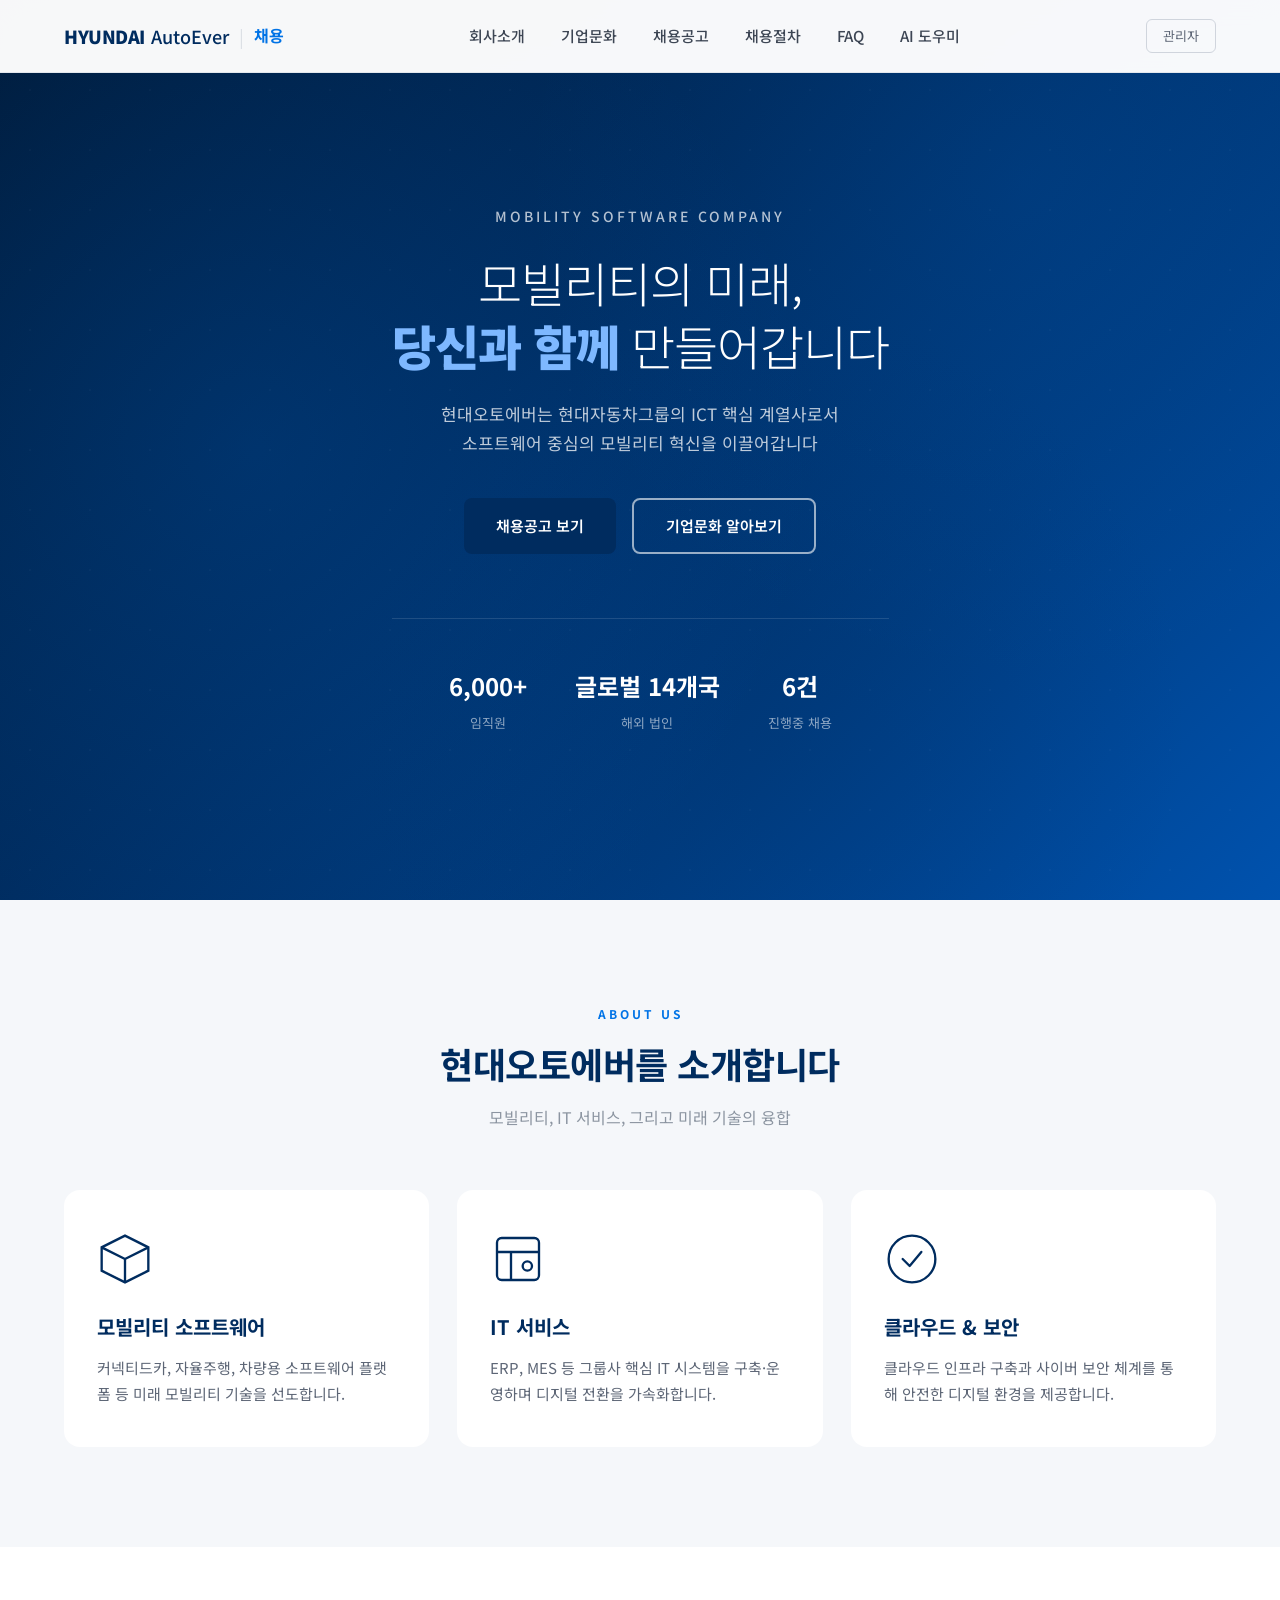
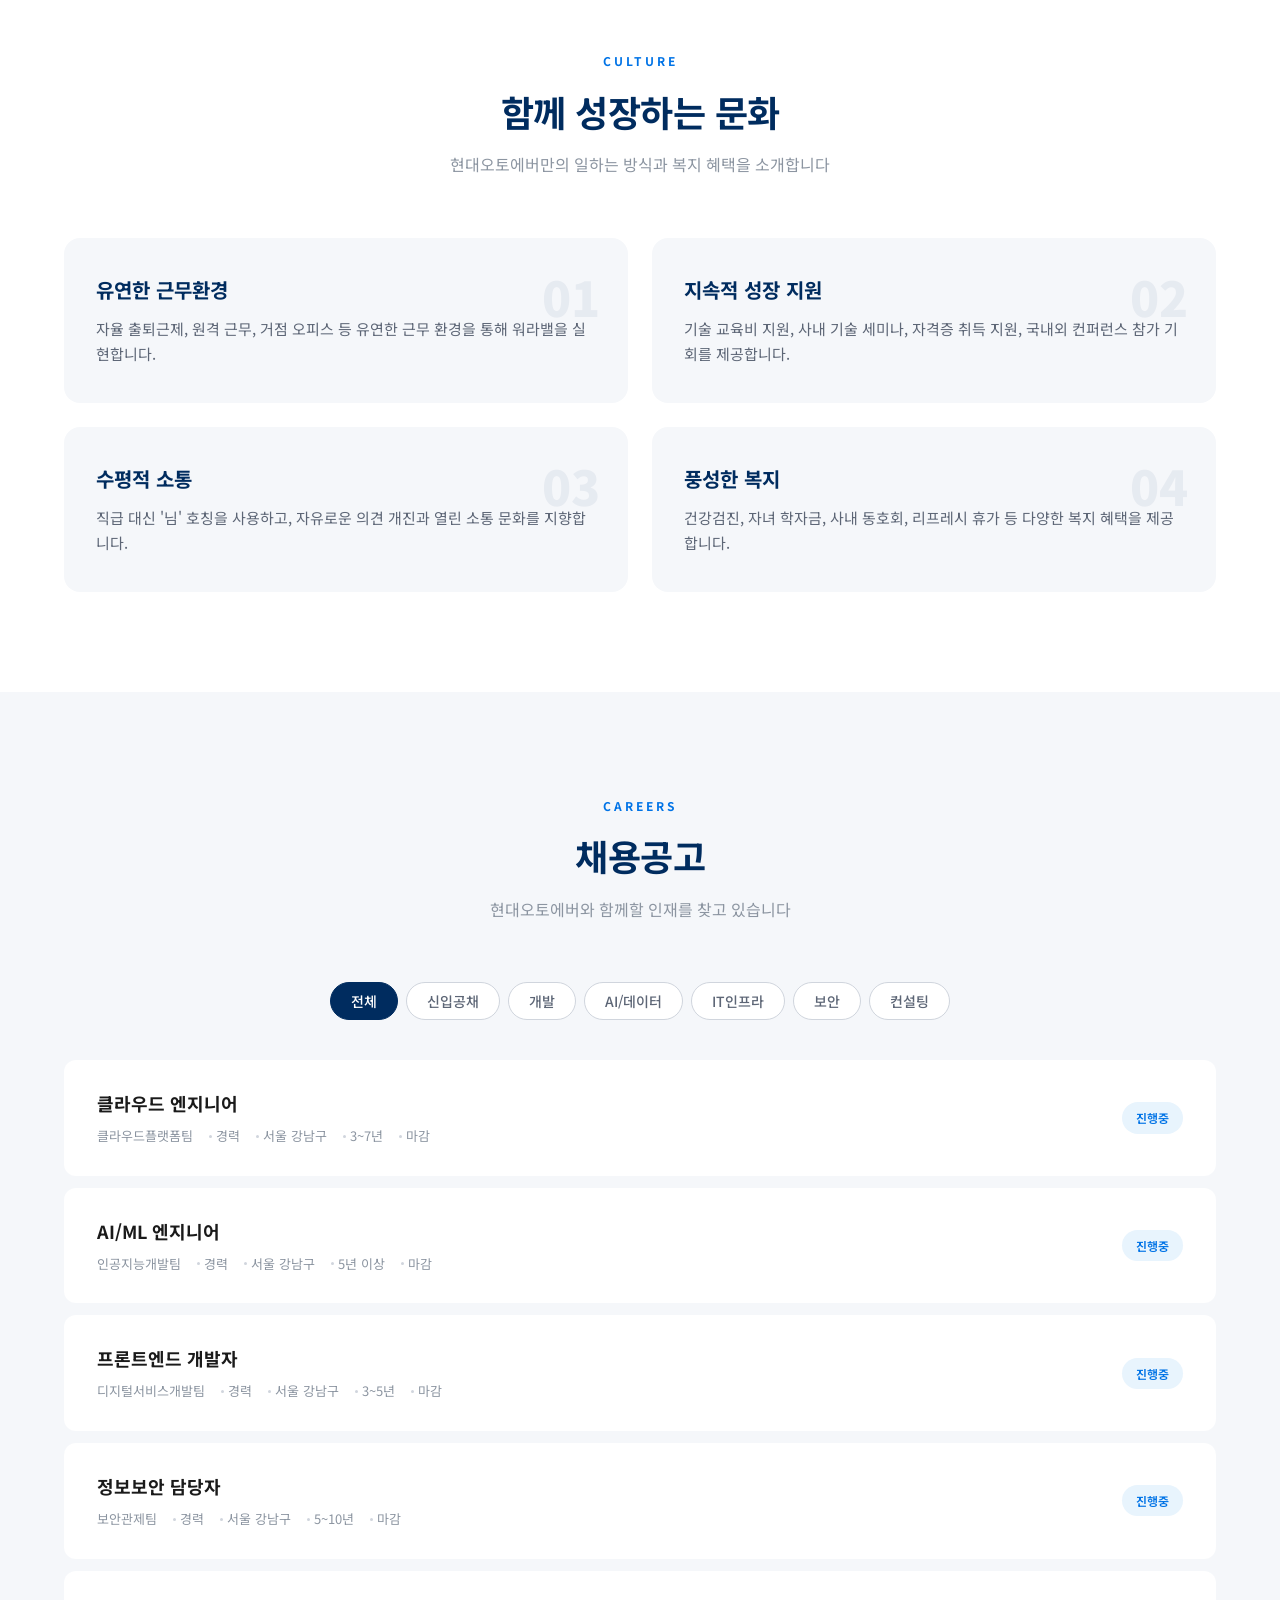
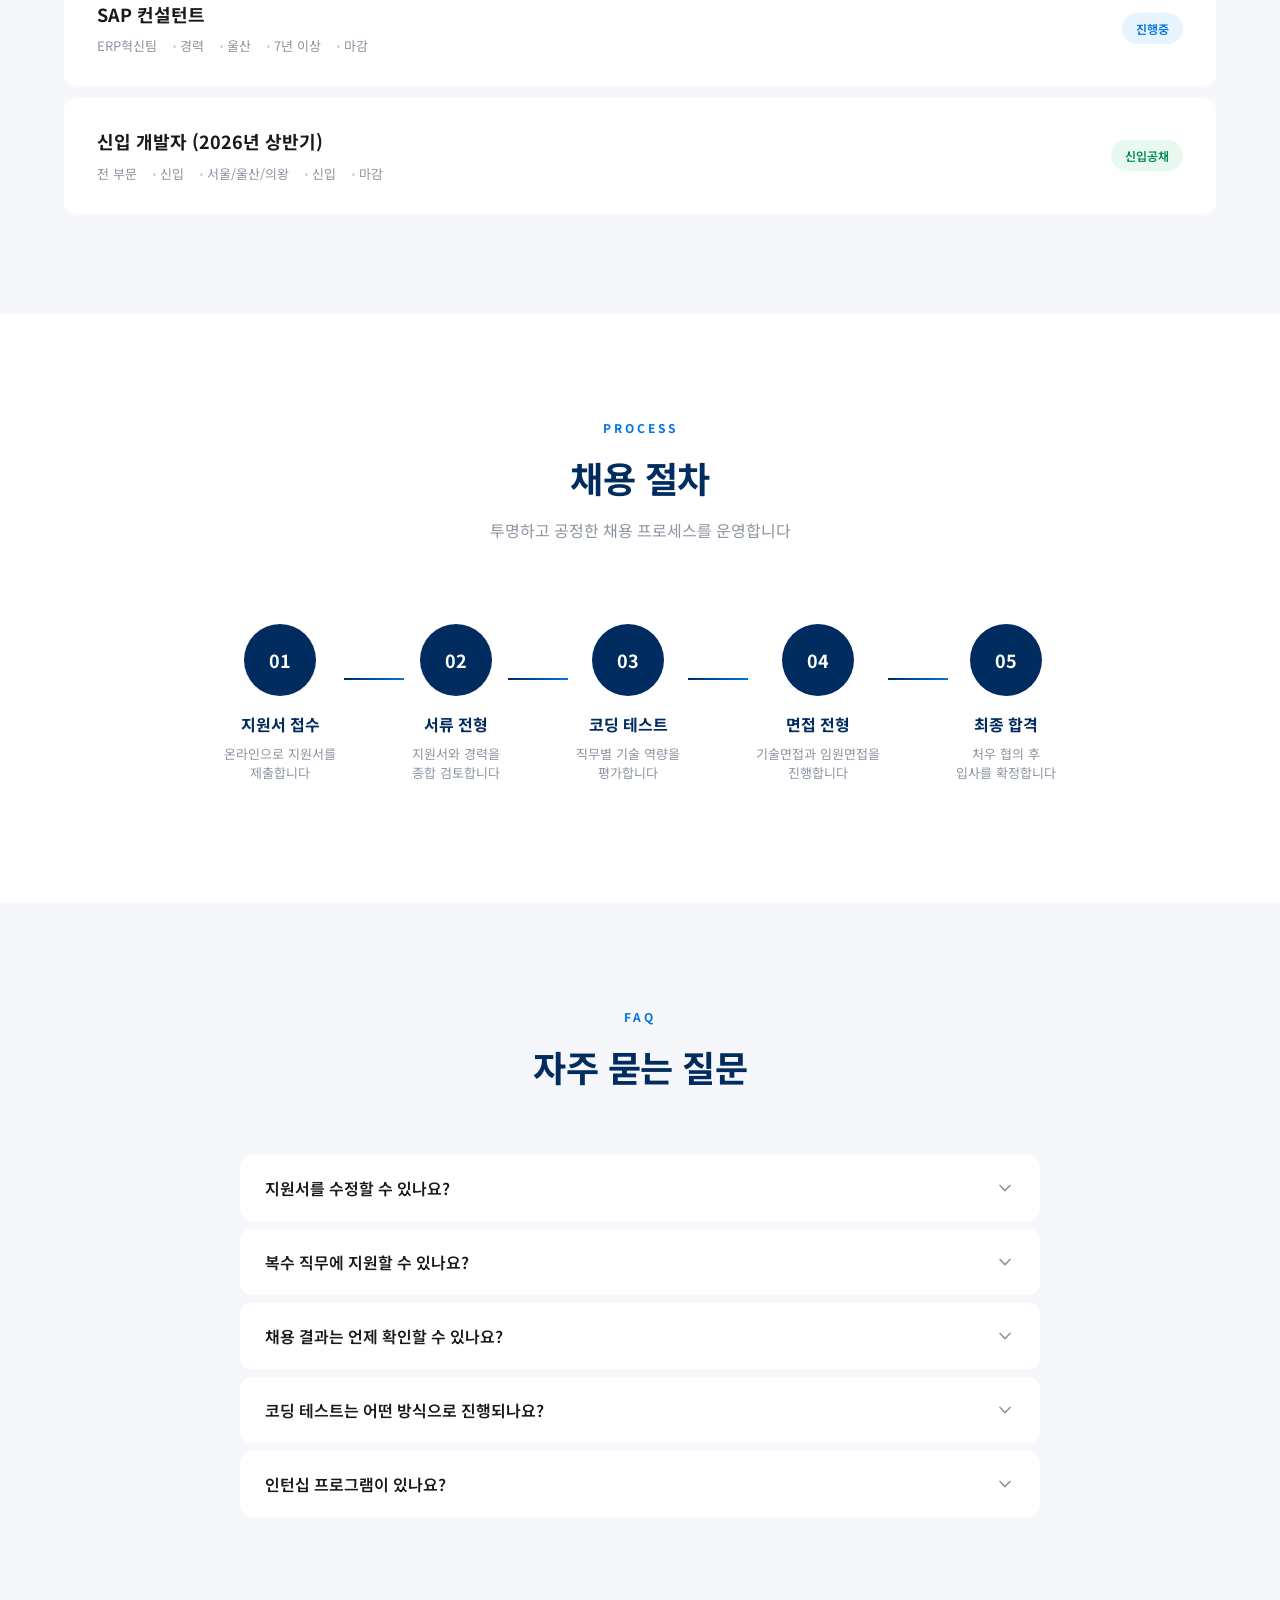
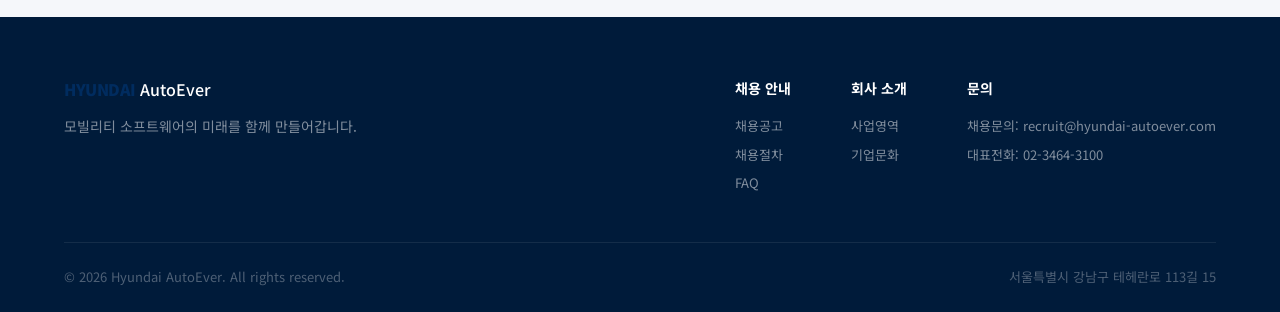
<file: index.html>
<!DOCTYPE html>
<html lang="ko">
<head>
  <meta charset="UTF-8">
  <meta name="viewport" content="width=device-width, initial-scale=1.0">
  <title>현대오토에버 채용</title>
  <link rel="stylesheet" href="css/style.css">
  <link href="https://fonts.googleapis.com/css2?family=Noto+Sans+KR:wght@300;400;500;700;900&display=swap" rel="stylesheet">
</head>
<body>
  <!-- Header -->
  <header class="header" id="header">
    <div class="header-inner">
      <a href="index.html" class="logo">
        <span class="logo-hyundai">HYUNDAI</span>
        <span class="logo-autoever">AutoEver</span>
        <span class="logo-divider">|</span>
        <span class="logo-careers">채용</span>
      </a>
      <nav class="nav">
        <ul class="nav-list">
          <li><a href="#about" class="nav-link">회사소개</a></li>
          <li><a href="#culture" class="nav-link">기업문화</a></li>
          <li><a href="#jobs" class="nav-link">채용공고</a></li>
          <li><a href="#process" class="nav-link">채용절차</a></li>
          <li><a href="#faq" class="nav-link">FAQ</a></li>
          <li><a href="chat.html" class="nav-link">AI 도우미</a></li>
        </ul>
      </nav>
      <div class="header-actions">
        <a href="admin.html" class="btn-admin">관리자</a>
        <button class="mobile-menu-btn" id="mobileMenuBtn" aria-label="메뉴 열기">
          <span></span><span></span><span></span>
        </button>
      </div>
    </div>
    <!-- Mobile Nav -->
    <div class="mobile-nav" id="mobileNav">
      <ul>
        <li><a href="#about">회사소개</a></li>
        <li><a href="#culture">기업문화</a></li>
        <li><a href="#jobs">채용공고</a></li>
        <li><a href="#process">채용절차</a></li>
        <li><a href="#faq">FAQ</a></li>
        <li><a href="chat.html">AI 도우미</a></li>
      </ul>
    </div>
  </header>

  <!-- Hero Section -->
  <section class="hero">
    <div class="hero-bg"></div>
    <div class="hero-content">
      <p class="hero-subtitle">Mobility Software Company</p>
      <h1 class="hero-title">
        모빌리티의 미래,<br>
        <strong>당신과 함께</strong> 만들어갑니다
      </h1>
      <p class="hero-desc">
        현대오토에버는 현대자동차그룹의 ICT 핵심 계열사로서<br>
        소프트웨어 중심의 모빌리티 혁신을 이끌어갑니다
      </p>
      <div class="hero-actions">
        <a href="#jobs" class="btn btn-primary">채용공고 보기</a>
        <a href="#culture" class="btn btn-outline">기업문화 알아보기</a>
      </div>
      <div class="hero-stats">
        <div class="stat-item">
          <span class="stat-number" data-count="6000">6,000+</span>
          <span class="stat-label">임직원</span>
        </div>
        <div class="stat-item">
          <span class="stat-number">글로벌 14개국</span>
          <span class="stat-label">해외 법인</span>
        </div>
        <div class="stat-item">
          <span class="stat-number" data-count="6">6건</span>
          <span class="stat-label">진행중 채용</span>
        </div>
      </div>
    </div>
  </section>

  <!-- About Section -->
  <section class="section section-about" id="about">
    <div class="container">
      <div class="section-header">
        <span class="section-tag">ABOUT US</span>
        <h2 class="section-title">현대오토에버를 소개합니다</h2>
        <p class="section-desc">모빌리티, IT 서비스, 그리고 미래 기술의 융합</p>
      </div>
      <div class="about-grid">
        <div class="about-card">
          <div class="about-icon">
            <svg viewBox="0 0 48 48" fill="none"><path d="M24 4L4 14v20l20 10 20-10V14L24 4z" stroke="currentColor" stroke-width="2"/><path d="M4 14l20 10m0 0l20-10M24 24v20" stroke="currentColor" stroke-width="2"/></svg>
          </div>
          <h3>모빌리티 소프트웨어</h3>
          <p>커넥티드카, 자율주행, 차량용 소프트웨어 플랫폼 등 미래 모빌리티 기술을 선도합니다.</p>
        </div>
        <div class="about-card">
          <div class="about-icon">
            <svg viewBox="0 0 48 48" fill="none"><rect x="6" y="6" width="36" height="36" rx="4" stroke="currentColor" stroke-width="2"/><path d="M6 18h36M18 18v24" stroke="currentColor" stroke-width="2"/><circle cx="32" cy="30" r="4" stroke="currentColor" stroke-width="2"/></svg>
          </div>
          <h3>IT 서비스</h3>
          <p>ERP, MES 등 그룹사 핵심 IT 시스템을 구축·운영하며 디지털 전환을 가속화합니다.</p>
        </div>
        <div class="about-card">
          <div class="about-icon">
            <svg viewBox="0 0 48 48" fill="none"><path d="M24 4a20 20 0 110 40 20 20 0 010-40z" stroke="currentColor" stroke-width="2"/><path d="M16 24l6 6 10-12" stroke="currentColor" stroke-width="2" stroke-linecap="round" stroke-linejoin="round"/></svg>
          </div>
          <h3>클라우드 & 보안</h3>
          <p>클라우드 인프라 구축과 사이버 보안 체계를 통해 안전한 디지털 환경을 제공합니다.</p>
        </div>
      </div>
    </div>
  </section>

  <!-- Culture Section -->
  <section class="section section-culture" id="culture">
    <div class="container">
      <div class="section-header">
        <span class="section-tag">CULTURE</span>
        <h2 class="section-title">함께 성장하는 문화</h2>
        <p class="section-desc">현대오토에버만의 일하는 방식과 복지 혜택을 소개합니다</p>
      </div>
      <div class="culture-grid">
        <div class="culture-card">
          <div class="culture-number">01</div>
          <h3>유연한 근무환경</h3>
          <p>자율 출퇴근제, 원격 근무, 거점 오피스 등 유연한 근무 환경을 통해 워라밸을 실현합니다.</p>
        </div>
        <div class="culture-card">
          <div class="culture-number">02</div>
          <h3>지속적 성장 지원</h3>
          <p>기술 교육비 지원, 사내 기술 세미나, 자격증 취득 지원, 국내외 컨퍼런스 참가 기회를 제공합니다.</p>
        </div>
        <div class="culture-card">
          <div class="culture-number">03</div>
          <h3>수평적 소통</h3>
          <p>직급 대신 '님' 호칭을 사용하고, 자유로운 의견 개진과 열린 소통 문화를 지향합니다.</p>
        </div>
        <div class="culture-card">
          <div class="culture-number">04</div>
          <h3>풍성한 복지</h3>
          <p>건강검진, 자녀 학자금, 사내 동호회, 리프레시 휴가 등 다양한 복지 혜택을 제공합니다.</p>
        </div>
      </div>
    </div>
  </section>

  <!-- Jobs Section -->
  <section class="section section-jobs" id="jobs">
    <div class="container">
      <div class="section-header">
        <span class="section-tag">CAREERS</span>
        <h2 class="section-title">채용공고</h2>
        <p class="section-desc">현대오토에버와 함께할 인재를 찾고 있습니다</p>
      </div>
      <div class="jobs-filter">
        <button class="filter-btn active" data-filter="all">전체</button>
        <button class="filter-btn" data-filter="신입공채">신입공채</button>
        <button class="filter-btn" data-filter="개발">개발</button>
        <button class="filter-btn" data-filter="AI/데이터">AI/데이터</button>
        <button class="filter-btn" data-filter="IT인프라">IT인프라</button>
        <button class="filter-btn" data-filter="보안">보안</button>
        <button class="filter-btn" data-filter="컨설팅">컨설팅</button>
      </div>
      <div class="jobs-list" id="jobsList">
        <!-- Dynamically populated -->
      </div>
    </div>
  </section>

  <!-- Process Section -->
  <section class="section section-process" id="process">
    <div class="container">
      <div class="section-header">
        <span class="section-tag">PROCESS</span>
        <h2 class="section-title">채용 절차</h2>
        <p class="section-desc">투명하고 공정한 채용 프로세스를 운영합니다</p>
      </div>
      <div class="process-timeline">
        <div class="process-step">
          <div class="step-icon">
            <span>01</span>
          </div>
          <h3>지원서 접수</h3>
          <p>온라인으로 지원서를<br>제출합니다</p>
        </div>
        <div class="process-connector"></div>
        <div class="process-step">
          <div class="step-icon">
            <span>02</span>
          </div>
          <h3>서류 전형</h3>
          <p>지원서와 경력을<br>종합 검토합니다</p>
        </div>
        <div class="process-connector"></div>
        <div class="process-step">
          <div class="step-icon">
            <span>03</span>
          </div>
          <h3>코딩 테스트</h3>
          <p>직무별 기술 역량을<br>평가합니다</p>
        </div>
        <div class="process-connector"></div>
        <div class="process-step">
          <div class="step-icon">
            <span>04</span>
          </div>
          <h3>면접 전형</h3>
          <p>기술면접과 임원면접을<br>진행합니다</p>
        </div>
        <div class="process-connector"></div>
        <div class="process-step">
          <div class="step-icon">
            <span>05</span>
          </div>
          <h3>최종 합격</h3>
          <p>처우 협의 후<br>입사를 확정합니다</p>
        </div>
      </div>
    </div>
  </section>

  <!-- FAQ Section -->
  <section class="section section-faq" id="faq">
    <div class="container">
      <div class="section-header">
        <span class="section-tag">FAQ</span>
        <h2 class="section-title">자주 묻는 질문</h2>
      </div>
      <div class="faq-list">
        <div class="faq-item">
          <button class="faq-question">
            <span>지원서를 수정할 수 있나요?</span>
            <svg class="faq-arrow" viewBox="0 0 24 24" fill="none"><path d="M6 9l6 6 6-6" stroke="currentColor" stroke-width="2" stroke-linecap="round"/></svg>
          </button>
          <div class="faq-answer">
            <p>채용 마감일 전까지 지원서 수정이 가능합니다. 마이페이지에서 지원 현황을 확인하고 수정하실 수 있습니다.</p>
          </div>
        </div>
        <div class="faq-item">
          <button class="faq-question">
            <span>복수 직무에 지원할 수 있나요?</span>
            <svg class="faq-arrow" viewBox="0 0 24 24" fill="none"><path d="M6 9l6 6 6-6" stroke="currentColor" stroke-width="2" stroke-linecap="round"/></svg>
          </button>
          <div class="faq-answer">
            <p>네, 복수 직무 지원이 가능합니다. 다만 면접 일정이 겹칠 경우 1개 직무만 선택하셔야 합니다.</p>
          </div>
        </div>
        <div class="faq-item">
          <button class="faq-question">
            <span>채용 결과는 언제 확인할 수 있나요?</span>
            <svg class="faq-arrow" viewBox="0 0 24 24" fill="none"><path d="M6 9l6 6 6-6" stroke="currentColor" stroke-width="2" stroke-linecap="round"/></svg>
          </button>
          <div class="faq-answer">
            <p>각 전형별 결과는 해당 전형 종료 후 2주 이내에 이메일과 문자로 안내드립니다. 마이페이지에서도 확인 가능합니다.</p>
          </div>
        </div>
        <div class="faq-item">
          <button class="faq-question">
            <span>코딩 테스트는 어떤 방식으로 진행되나요?</span>
            <svg class="faq-arrow" viewBox="0 0 24 24" fill="none"><path d="M6 9l6 6 6-6" stroke="currentColor" stroke-width="2" stroke-linecap="round"/></svg>
          </button>
          <div class="faq-answer">
            <p>온라인 코딩 테스트로 진행되며, 알고리즘 문제 풀이 방식입니다. 사용 가능 언어는 Java, Python, C++, JavaScript 등입니다. 시험 시간은 약 2~3시간이며, 자세한 안내는 서류 합격 시 별도 공지됩니다.</p>
          </div>
        </div>
        <div class="faq-item">
          <button class="faq-question">
            <span>인턴십 프로그램이 있나요?</span>
            <svg class="faq-arrow" viewBox="0 0 24 24" fill="none"><path d="M6 9l6 6 6-6" stroke="currentColor" stroke-width="2" stroke-linecap="round"/></svg>
          </button>
          <div class="faq-answer">
            <p>매년 하계/동계 인턴십 프로그램을 운영하고 있습니다. 인턴십 종료 후 우수 인턴에게는 정규직 전환 기회가 주어집니다. 모집 일정은 별도 공지를 확인해주세요.</p>
          </div>
        </div>
      </div>
    </div>
  </section>

  <!-- Job Detail Modal -->
  <div class="modal-overlay" id="jobModal">
    <div class="modal">
      <button class="modal-close" id="modalClose">&times;</button>
      <div class="modal-body" id="modalBody">
        <!-- Dynamically populated -->
      </div>
    </div>
  </div>

  <!-- Apply Modal -->
  <div class="modal-overlay" id="applyModal">
    <div class="modal">
      <button class="modal-close" id="applyModalClose">&times;</button>
      <div class="modal-body">
        <h2 class="modal-title">지원하기</h2>
        <p class="modal-subtitle" id="applyJobTitle"></p>
        <form class="apply-form" id="applyForm">
          <input type="hidden" id="applyJobId">
          <div class="form-group">
            <label for="applicantName">이름 *</label>
            <input type="text" id="applicantName" required placeholder="홍길동">
          </div>
          <div class="form-group">
            <label for="applicantEmail">이메일 *</label>
            <input type="email" id="applicantEmail" required placeholder="example@email.com">
          </div>
          <div class="form-group">
            <label for="applicantPhone">연락처 *</label>
            <input type="tel" id="applicantPhone" required placeholder="010-1234-5678">
          </div>
          <div class="form-group">
            <label for="applicantExperience">경력사항</label>
            <textarea id="applicantExperience" rows="3" placeholder="주요 경력사항을 입력해주세요"></textarea>
          </div>
          <div class="form-group">
            <label for="applicantMotivation">지원동기 *</label>
            <textarea id="applicantMotivation" rows="4" required placeholder="지원동기를 입력해주세요"></textarea>
          </div>
          <div class="form-actions">
            <button type="submit" class="btn btn-primary btn-full">지원서 제출</button>
          </div>
        </form>
      </div>
    </div>
  </div>

  <!-- Footer -->
  <footer class="footer">
    <div class="container">
      <div class="footer-top">
        <div class="footer-brand">
          <span class="logo-hyundai">HYUNDAI</span>
          <span class="logo-autoever">AutoEver</span>
          <p class="footer-desc">모빌리티 소프트웨어의 미래를 함께 만들어갑니다.</p>
        </div>
        <div class="footer-links">
          <div class="footer-col">
            <h4>채용 안내</h4>
            <ul>
              <li><a href="#jobs">채용공고</a></li>
              <li><a href="#process">채용절차</a></li>
              <li><a href="#faq">FAQ</a></li>
            </ul>
          </div>
          <div class="footer-col">
            <h4>회사 소개</h4>
            <ul>
              <li><a href="#about">사업영역</a></li>
              <li><a href="#culture">기업문화</a></li>
            </ul>
          </div>
          <div class="footer-col">
            <h4>문의</h4>
            <ul>
              <li>채용문의: recruit@hyundai-autoever.com</li>
              <li>대표전화: 02-3464-3100</li>
            </ul>
          </div>
        </div>
      </div>
      <div class="footer-bottom">
        <p>&copy; 2026 Hyundai AutoEver. All rights reserved.</p>
        <p>서울특별시 강남구 테헤란로 113길 15</p>
      </div>
    </div>
  </footer>

  <script src="js/main.js"></script>
</body>
</html>
</file>
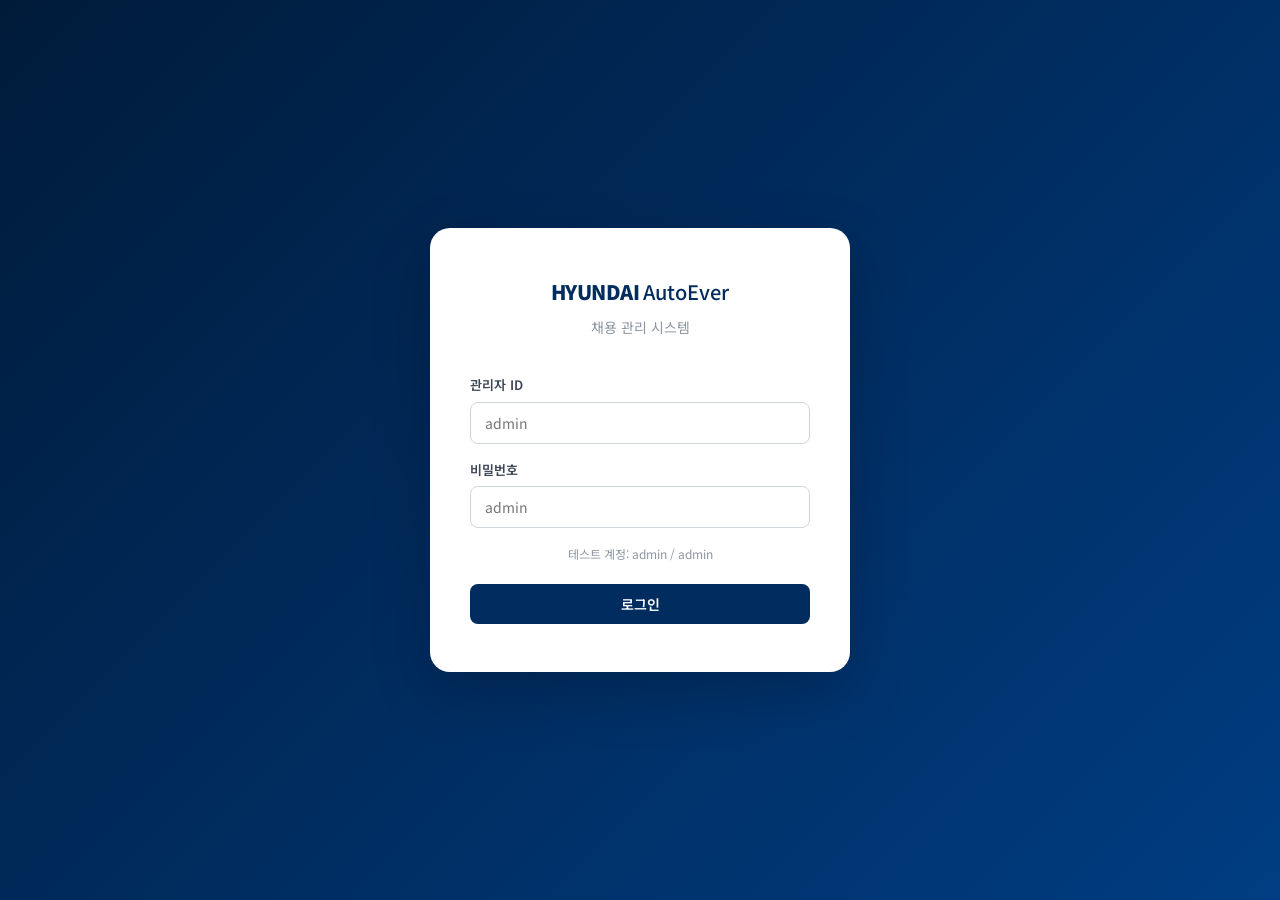
<file: admin.html>
<!DOCTYPE html>
<html lang="ko">
<head>
  <meta charset="UTF-8">
  <meta name="viewport" content="width=device-width, initial-scale=1.0">
  <title>관리자 - 현대오토에버 채용</title>
  <link rel="stylesheet" href="css/admin.css">
  <link href="https://fonts.googleapis.com/css2?family=Noto+Sans+KR:wght@300;400;500;700;900&display=swap" rel="stylesheet">
</head>
<body>
  <!-- Login Screen -->
  <div class="login-screen" id="loginScreen">
    <div class="login-card">
      <div class="login-header">
        <span class="logo-hyundai">HYUNDAI</span>
        <span class="logo-autoever">AutoEver</span>
        <p>채용 관리 시스템</p>
      </div>
      <form class="login-form" id="loginForm">
        <div class="form-group">
          <label for="loginId">관리자 ID</label>
          <input type="text" id="loginId" placeholder="admin" required>
        </div>
        <div class="form-group">
          <label for="loginPw">비밀번호</label>
          <input type="password" id="loginPw" placeholder="admin" required>
        </div>
        <p class="login-hint">테스트 계정: admin / admin</p>
        <button type="submit" class="btn btn-primary btn-full">로그인</button>
      </form>
    </div>
  </div>

  <!-- Admin Dashboard -->
  <div class="admin-layout" id="adminLayout" style="display:none;">
    <!-- Sidebar -->
    <aside class="sidebar">
      <div class="sidebar-header">
        <a href="index.html" class="sidebar-logo">
          <span class="logo-hyundai">HYUNDAI</span>
          <span class="logo-autoever">AutoEver</span>
        </a>
        <span class="sidebar-badge">Admin</span>
      </div>
      <nav class="sidebar-nav">
        <ul>
          <li>
            <a href="#" class="sidebar-link active" data-page="dashboard">
              <svg viewBox="0 0 24 24" fill="none"><rect x="3" y="3" width="7" height="7" rx="1.5" stroke="currentColor" stroke-width="2"/><rect x="14" y="3" width="7" height="7" rx="1.5" stroke="currentColor" stroke-width="2"/><rect x="3" y="14" width="7" height="7" rx="1.5" stroke="currentColor" stroke-width="2"/><rect x="14" y="14" width="7" height="7" rx="1.5" stroke="currentColor" stroke-width="2"/></svg>
              대시보드
            </a>
          </li>
          <li>
            <a href="#" class="sidebar-link" data-page="jobs">
              <svg viewBox="0 0 24 24" fill="none"><path d="M9 5H7a2 2 0 00-2 2v12a2 2 0 002 2h10a2 2 0 002-2V7a2 2 0 00-2-2h-2" stroke="currentColor" stroke-width="2"/><rect x="9" y="3" width="6" height="4" rx="1" stroke="currentColor" stroke-width="2"/><path d="M9 12h6M9 16h4" stroke="currentColor" stroke-width="2" stroke-linecap="round"/></svg>
              채용공고 관리
            </a>
          </li>
          <li>
            <a href="#" class="sidebar-link" data-page="applicants">
              <svg viewBox="0 0 24 24" fill="none"><circle cx="12" cy="8" r="4" stroke="currentColor" stroke-width="2"/><path d="M6 21v-2a4 4 0 014-4h4a4 4 0 014 4v2" stroke="currentColor" stroke-width="2"/></svg>
              지원자 관리
            </a>
          </li>
          <li>
            <a href="#" class="sidebar-link" data-page="stats">
              <svg viewBox="0 0 24 24" fill="none"><path d="M18 20V10M12 20V4M6 20v-6" stroke="currentColor" stroke-width="2" stroke-linecap="round"/></svg>
              통계
            </a>
          </li>
        </ul>
      </nav>
      <div class="sidebar-footer">
        <button class="sidebar-link" id="logoutBtn">
          <svg viewBox="0 0 24 24" fill="none"><path d="M9 21H5a2 2 0 01-2-2V5a2 2 0 012-2h4M16 17l5-5-5-5M21 12H9" stroke="currentColor" stroke-width="2" stroke-linecap="round" stroke-linejoin="round"/></svg>
          로그아웃
        </button>
      </div>
    </aside>

    <!-- Main Content -->
    <main class="admin-main">
      <header class="admin-header">
        <h1 id="pageTitle">대시보드</h1>
        <div class="admin-header-right">
          <span class="admin-user">관리자님</span>
          <a href="index.html" class="btn btn-outline-sm">사이트 보기</a>
        </div>
      </header>

      <div class="admin-content" id="adminContent">
        <!-- Dashboard page (default) -->
      </div>
    </main>
  </div>

  <!-- Job Form Modal -->
  <div class="modal-overlay" id="jobFormModal">
    <div class="modal">
      <div class="modal-header">
        <h2 id="jobFormTitle">채용공고 등록</h2>
        <button class="modal-close" id="jobFormClose">&times;</button>
      </div>
      <form class="admin-form" id="jobForm">
        <input type="hidden" id="editJobId">
        <div class="form-row">
          <div class="form-group">
            <label for="jobTitle">공고 제목 *</label>
            <input type="text" id="jobTitle" required placeholder="예: 클라우드 엔지니어">
          </div>
          <div class="form-group">
            <label for="jobDept">부서 *</label>
            <input type="text" id="jobDept" required placeholder="예: 클라우드플랫폼팀">
          </div>
        </div>
        <div class="form-row">
          <div class="form-group">
            <label for="jobType">채용 유형 *</label>
            <select id="jobType" required>
              <option value="경력">경력</option>
              <option value="신입">신입</option>
              <option value="인턴">인턴</option>
            </select>
          </div>
          <div class="form-group">
            <label for="jobCategory">카테고리 *</label>
            <select id="jobCategory" required>
              <option value="개발">개발</option>
              <option value="AI/데이터">AI/데이터</option>
              <option value="IT인프라">IT인프라</option>
              <option value="보안">보안</option>
              <option value="컨설팅">컨설팅</option>
              <option value="신입공채">신입공채</option>
            </select>
          </div>
        </div>
        <div class="form-row">
          <div class="form-group">
            <label for="jobLocation">근무지 *</label>
            <input type="text" id="jobLocation" required placeholder="예: 서울 강남구">
          </div>
          <div class="form-group">
            <label for="jobExperience">경력 요건</label>
            <input type="text" id="jobExperience" placeholder="예: 3~5년">
          </div>
        </div>
        <div class="form-row">
          <div class="form-group">
            <label for="jobDeadline">마감일 *</label>
            <input type="date" id="jobDeadline" required>
          </div>
          <div class="form-group">
            <label for="jobStatus">상태</label>
            <select id="jobStatus">
              <option value="진행중">진행중</option>
              <option value="마감">마감</option>
            </select>
          </div>
        </div>
        <div class="form-group">
          <label for="jobDesc">직무 설명 *</label>
          <textarea id="jobDesc" rows="3" required placeholder="직무에 대한 상세 설명을 입력하세요"></textarea>
        </div>
        <div class="form-group">
          <label for="jobReqs">자격 요건 (줄바꿈으로 구분)</label>
          <textarea id="jobReqs" rows="4" placeholder="한 줄에 하나씩 입력하세요"></textarea>
        </div>
        <div class="form-group">
          <label for="jobPreferred">우대 사항 (줄바꿈으로 구분)</label>
          <textarea id="jobPreferred" rows="3" placeholder="한 줄에 하나씩 입력하세요"></textarea>
        </div>
        <div class="form-actions">
          <button type="button" class="btn btn-ghost" onclick="document.getElementById('jobFormModal').classList.remove('active')">취소</button>
          <button type="submit" class="btn btn-primary">저장</button>
        </div>
      </form>
    </div>
  </div>

  <!-- Applicant Detail Modal -->
  <div class="modal-overlay" id="applicantModal">
    <div class="modal">
      <div class="modal-header">
        <h2>지원자 상세</h2>
        <button class="modal-close" id="applicantModalClose">&times;</button>
      </div>
      <div class="modal-body" id="applicantDetail">
        <!-- Dynamically populated -->
      </div>
    </div>
  </div>

  <script src="js/admin.js"></script>
</body>
</html>
</file>
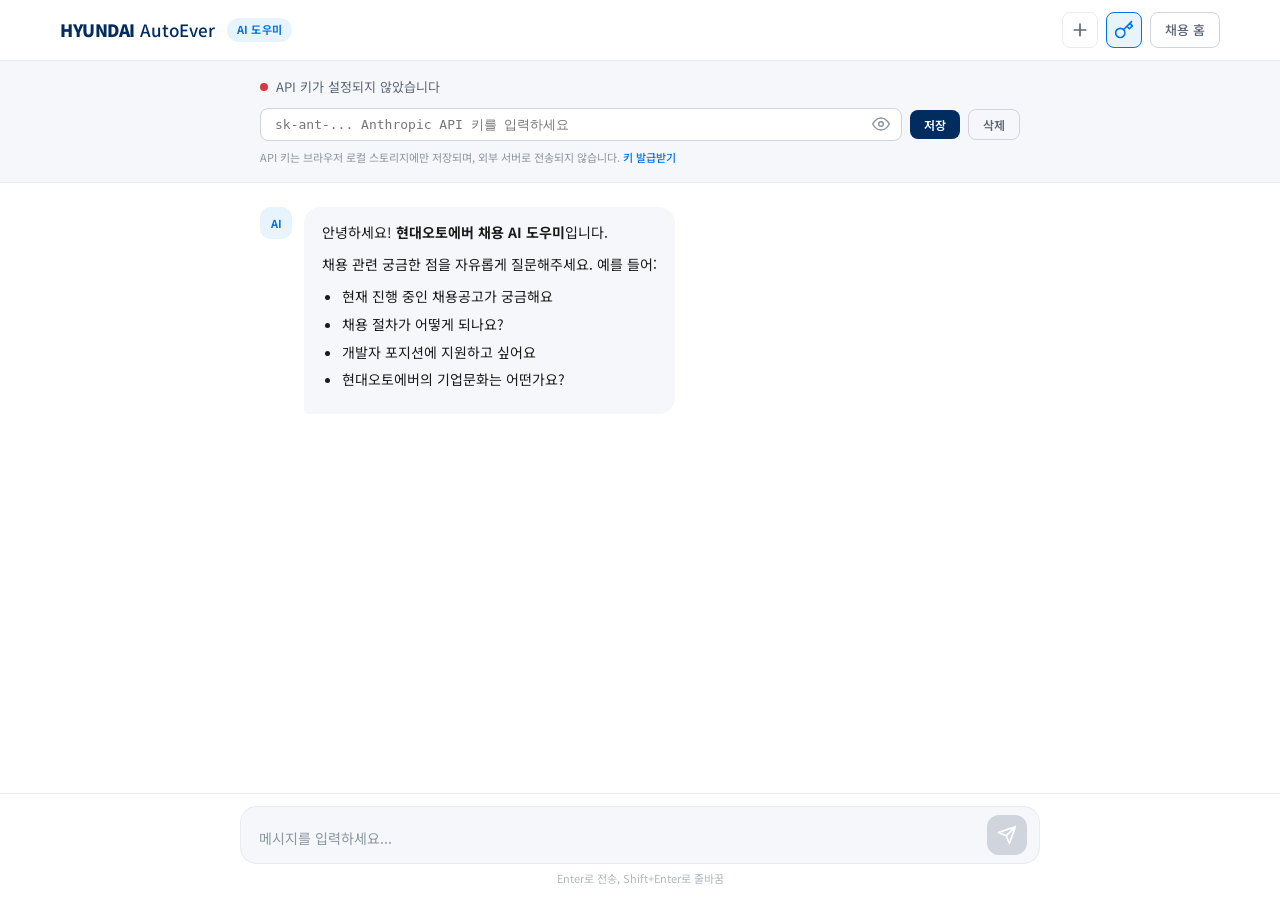
<file: chat.html>
<!DOCTYPE html>
<html lang="ko">
<head>
  <meta charset="UTF-8">
  <meta name="viewport" content="width=device-width, initial-scale=1.0">
  <title>AI 도우미 - 현대오토에버 채용</title>
  <link rel="stylesheet" href="css/chat.css">
  <link href="https://fonts.googleapis.com/css2?family=Noto+Sans+KR:wght@300;400;500;700;900&display=swap" rel="stylesheet">
</head>
<body>
  <!-- Header -->
  <header class="header">
    <div class="header-inner">
      <div class="header-left">
        <a href="index.html" class="logo">
          <span class="logo-hyundai">HYUNDAI</span>
          <span class="logo-autoever">AutoEver</span>
        </a>
        <span class="header-badge">AI 도우미</span>
      </div>
      <div class="header-right">
        <button class="btn-icon" id="newChatBtn" title="새 대화">
          <svg width="20" height="20" viewBox="0 0 24 24" fill="none"><path d="M12 5v14M5 12h14" stroke="currentColor" stroke-width="2" stroke-linecap="round"/></svg>
        </button>
        <button class="btn-icon" id="apiKeyToggle" title="API 키 설정">
          <svg width="20" height="20" viewBox="0 0 24 24" fill="none"><path d="M21 2l-2 2m-7.61 7.61a5.5 5.5 0 11-7.78 7.78 5.5 5.5 0 017.78-7.78zm0 0L15.5 7.5m0 0l3 3L22 7l-3-3m-3.5 3.5L19 4" stroke="currentColor" stroke-width="2" stroke-linecap="round" stroke-linejoin="round"/></svg>
        </button>
        <a href="index.html" class="btn-back">채용 홈</a>
      </div>
    </div>
  </header>

  <!-- API Key Panel -->
  <div class="api-key-panel" id="apiKeyPanel">
    <div class="api-key-inner">
      <div class="api-key-status" id="apiKeyStatus">
        <span class="status-dot red"></span>
        <span>API 키가 설정되지 않았습니다</span>
      </div>
      <div class="api-key-form">
        <div class="api-key-input-wrap">
          <input type="password" id="apiKeyInput" placeholder="sk-ant-... Anthropic API 키를 입력하세요" autocomplete="off">
          <button class="btn-toggle-pw" id="togglePwBtn" title="비밀번호 표시">
            <svg width="18" height="18" viewBox="0 0 24 24" fill="none"><path d="M1 12s4-8 11-8 11 8 11 8-4 8-11 8-11-8-11-8z" stroke="currentColor" stroke-width="2"/><circle cx="12" cy="12" r="3" stroke="currentColor" stroke-width="2"/></svg>
          </button>
        </div>
        <button class="btn btn-primary btn-sm" id="saveKeyBtn">저장</button>
        <button class="btn btn-ghost btn-sm" id="deleteKeyBtn">삭제</button>
      </div>
      <p class="api-key-note">API 키는 브라우저 로컬 스토리지에만 저장되며, 외부 서버로 전송되지 않습니다. <a href="https://console.anthropic.com/" target="_blank" rel="noopener">키 발급받기</a></p>
    </div>
  </div>

  <!-- Chat Area -->
  <main class="chat-area" id="chatArea">
    <div class="chat-messages" id="chatMessages">
      <!-- Welcome message -->
      <div class="message message-assistant">
        <div class="message-avatar">AI</div>
        <div class="message-content">
          <p>안녕하세요! <strong>현대오토에버 채용 AI 도우미</strong>입니다.</p>
          <p>채용 관련 궁금한 점을 자유롭게 질문해주세요. 예를 들어:</p>
          <ul>
            <li>현재 진행 중인 채용공고가 궁금해요</li>
            <li>채용 절차가 어떻게 되나요?</li>
            <li>개발자 포지션에 지원하고 싶어요</li>
            <li>현대오토에버의 기업문화는 어떤가요?</li>
          </ul>
        </div>
      </div>
    </div>
  </main>

  <!-- Input Area -->
  <div class="input-area">
    <div class="input-inner">
      <textarea id="chatInput" placeholder="메시지를 입력하세요..." rows="1"></textarea>
      <button class="send-btn" id="sendBtn" disabled title="전송">
        <svg width="20" height="20" viewBox="0 0 24 24" fill="none"><path d="M22 2L11 13M22 2l-7 20-4-9-9-4 20-7z" stroke="currentColor" stroke-width="2" stroke-linecap="round" stroke-linejoin="round"/></svg>
      </button>
    </div>
    <p class="input-hint">Enter로 전송, Shift+Enter로 줄바꿈</p>
  </div>

  <!-- Toast -->
  <div class="toast" id="toast"></div>

  <script src="js/chat.js"></script>
</body>
</html>
</file>
<file: css/style.css>
/* ============================================
   Hyundai AutoEver Careers - Main Stylesheet
   Color Palette based on Hyundai AutoEver Brand:
   - Primary Navy: #002C5F (Hyundai Blue)
   - Dark Navy: #001B3A
   - Accent Blue: #0073E6
   - Light Blue: #E8F4FD
   - White: #FFFFFF
   - Light Gray: #F5F7FA
   - Medium Gray: #8C95A1
   - Dark Text: #1A1A1A
   ============================================ */

/* Reset & Base */
*,
*::before,
*::after {
  margin: 0;
  padding: 0;
  box-sizing: border-box;
}

html {
  scroll-behavior: smooth;
  font-size: 16px;
}

body {
  font-family: 'Noto Sans KR', -apple-system, BlinkMacSystemFont, 'Segoe UI', sans-serif;
  color: #1A1A1A;
  background: #FFFFFF;
  line-height: 1.6;
  overflow-x: hidden;
}

a {
  text-decoration: none;
  color: inherit;
  transition: color 0.2s;
}

ul {
  list-style: none;
}

img {
  max-width: 100%;
}

.container {
  max-width: 1200px;
  margin: 0 auto;
  padding: 0 24px;
}

/* ============================================
   Header
   ============================================ */
.header {
  position: fixed;
  top: 0;
  left: 0;
  right: 0;
  z-index: 1000;
  background: rgba(255, 255, 255, 0.97);
  backdrop-filter: blur(12px);
  border-bottom: 1px solid rgba(0, 44, 95, 0.08);
  transition: box-shadow 0.3s;
}

.header.scrolled {
  box-shadow: 0 2px 20px rgba(0, 44, 95, 0.08);
}

.header-inner {
  max-width: 1200px;
  margin: 0 auto;
  padding: 0 24px;
  height: 72px;
  display: flex;
  align-items: center;
  justify-content: space-between;
}

.logo {
  display: flex;
  align-items: center;
  gap: 6px;
  font-size: 18px;
  font-weight: 700;
}

.logo-hyundai {
  color: #002C5F;
  font-weight: 900;
  letter-spacing: -0.5px;
}

.logo-autoever {
  color: #002C5F;
  font-weight: 500;
}

.logo-divider {
  color: #D0D5DD;
  font-weight: 300;
  margin: 0 4px;
}

.logo-careers {
  color: #0073E6;
  font-weight: 700;
  font-size: 16px;
}

.nav-list {
  display: flex;
  gap: 36px;
}

.nav-link {
  font-size: 15px;
  font-weight: 500;
  color: #3D4654;
  position: relative;
  padding: 4px 0;
}

.nav-link::after {
  content: '';
  position: absolute;
  bottom: -2px;
  left: 0;
  width: 0;
  height: 2px;
  background: #002C5F;
  transition: width 0.3s;
}

.nav-link:hover {
  color: #002C5F;
}

.nav-link:hover::after {
  width: 100%;
}

.header-actions {
  display: flex;
  align-items: center;
  gap: 12px;
}

.btn-admin {
  font-size: 13px;
  padding: 6px 16px;
  border: 1px solid #D0D5DD;
  border-radius: 6px;
  color: #5D6676;
  transition: all 0.2s;
}

.btn-admin:hover {
  border-color: #002C5F;
  color: #002C5F;
}

.mobile-menu-btn {
  display: none;
  flex-direction: column;
  gap: 5px;
  background: none;
  border: none;
  cursor: pointer;
  padding: 4px;
}

.mobile-menu-btn span {
  width: 22px;
  height: 2px;
  background: #002C5F;
  transition: all 0.3s;
}

.mobile-nav {
  display: none;
  background: #fff;
  border-top: 1px solid #E8ECF1;
  padding: 20px 24px;
}

.mobile-nav.active {
  display: block;
}

.mobile-nav ul {
  display: flex;
  flex-direction: column;
  gap: 16px;
}

.mobile-nav a {
  font-size: 16px;
  font-weight: 500;
  color: #3D4654;
}

/* ============================================
   Buttons
   ============================================ */
.btn {
  display: inline-flex;
  align-items: center;
  justify-content: center;
  padding: 14px 32px;
  font-size: 15px;
  font-weight: 600;
  border-radius: 8px;
  border: none;
  cursor: pointer;
  transition: all 0.25s;
  font-family: inherit;
}

.btn-primary {
  background: #002C5F;
  color: #fff;
}

.btn-primary:hover {
  background: #003d82;
  transform: translateY(-1px);
  box-shadow: 0 4px 16px rgba(0, 44, 95, 0.25);
}

.btn-outline {
  background: transparent;
  color: #fff;
  border: 2px solid rgba(255, 255, 255, 0.6);
}

.btn-outline:hover {
  background: rgba(255, 255, 255, 0.1);
  border-color: #fff;
}

.btn-secondary {
  background: #E8F4FD;
  color: #002C5F;
}

.btn-secondary:hover {
  background: #d0e9fa;
}

.btn-full {
  width: 100%;
}

.btn-sm {
  padding: 10px 20px;
  font-size: 14px;
}

/* ============================================
   Hero Section
   ============================================ */
.hero {
  position: relative;
  min-height: 100vh;
  display: flex;
  align-items: center;
  justify-content: center;
  overflow: hidden;
}

.hero-bg {
  position: absolute;
  inset: 0;
  background: linear-gradient(135deg, #001B3A 0%, #002C5F 40%, #003d82 70%, #0052AE 100%);
  z-index: 0;
}

.hero-bg::before {
  content: '';
  position: absolute;
  inset: 0;
  background:
    radial-gradient(circle at 20% 50%, rgba(0, 115, 230, 0.15) 0%, transparent 50%),
    radial-gradient(circle at 80% 20%, rgba(0, 115, 230, 0.1) 0%, transparent 40%),
    radial-gradient(circle at 60% 80%, rgba(0, 44, 95, 0.2) 0%, transparent 40%);
}

.hero-bg::after {
  content: '';
  position: absolute;
  inset: 0;
  background: url("data:image/svg+xml,%3Csvg width='60' height='60' viewBox='0 0 60 60' xmlns='http://www.w3.org/2000/svg'%3E%3Cg fill='none' fill-rule='evenodd'%3E%3Cg fill='%23ffffff' fill-opacity='0.03'%3E%3Ccircle cx='30' cy='30' r='1'/%3E%3C/g%3E%3C/g%3E%3C/svg%3E");
}

.hero-content {
  position: relative;
  z-index: 1;
  text-align: center;
  color: #fff;
  padding: 120px 24px 80px;
  max-width: 800px;
}

.hero-subtitle {
  font-size: 14px;
  font-weight: 500;
  letter-spacing: 3px;
  text-transform: uppercase;
  color: rgba(255, 255, 255, 0.7);
  margin-bottom: 24px;
}

.hero-title {
  font-size: 48px;
  font-weight: 300;
  line-height: 1.3;
  margin-bottom: 24px;
  letter-spacing: -1px;
}

.hero-title strong {
  font-weight: 900;
  color: #7EB8FF;
}

.hero-desc {
  font-size: 17px;
  line-height: 1.7;
  color: rgba(255, 255, 255, 0.75);
  margin-bottom: 40px;
}

.hero-actions {
  display: flex;
  gap: 16px;
  justify-content: center;
  margin-bottom: 64px;
}

.hero-stats {
  display: flex;
  gap: 48px;
  justify-content: center;
  padding-top: 48px;
  border-top: 1px solid rgba(255, 255, 255, 0.12);
}

.stat-item {
  text-align: center;
}

.stat-number {
  display: block;
  font-size: 24px;
  font-weight: 700;
  color: #fff;
  margin-bottom: 4px;
}

.stat-label {
  font-size: 13px;
  color: rgba(255, 255, 255, 0.55);
  font-weight: 400;
}

/* ============================================
   Section Common
   ============================================ */
.section {
  padding: 100px 0;
}

.section-header {
  text-align: center;
  margin-bottom: 60px;
}

.section-tag {
  display: inline-block;
  font-size: 12px;
  font-weight: 700;
  letter-spacing: 3px;
  color: #0073E6;
  text-transform: uppercase;
  margin-bottom: 12px;
}

.section-title {
  font-size: 36px;
  font-weight: 700;
  color: #002C5F;
  margin-bottom: 12px;
  letter-spacing: -0.5px;
}

.section-desc {
  font-size: 16px;
  color: #8C95A1;
  font-weight: 400;
}

/* ============================================
   About Section
   ============================================ */
.section-about {
  background: #F5F7FA;
}

.about-grid {
  display: grid;
  grid-template-columns: repeat(3, 1fr);
  gap: 28px;
}

.about-card {
  background: #fff;
  border-radius: 16px;
  padding: 40px 32px;
  transition: all 0.3s;
  border: 1px solid transparent;
}

.about-card:hover {
  transform: translateY(-4px);
  box-shadow: 0 12px 40px rgba(0, 44, 95, 0.08);
  border-color: rgba(0, 115, 230, 0.15);
}

.about-icon {
  width: 56px;
  height: 56px;
  margin-bottom: 24px;
  color: #002C5F;
}

.about-card h3 {
  font-size: 20px;
  font-weight: 700;
  color: #002C5F;
  margin-bottom: 12px;
}

.about-card p {
  font-size: 15px;
  color: #5D6676;
  line-height: 1.7;
}

/* ============================================
   Culture Section
   ============================================ */
.culture-grid {
  display: grid;
  grid-template-columns: repeat(2, 1fr);
  gap: 24px;
}

.culture-card {
  background: #F5F7FA;
  border-radius: 16px;
  padding: 36px 32px;
  position: relative;
  overflow: hidden;
  transition: all 0.3s;
}

.culture-card:hover {
  background: #002C5F;
  transform: translateY(-2px);
}

.culture-card:hover .culture-number,
.culture-card:hover h3,
.culture-card:hover p {
  color: #fff;
}

.culture-card:hover .culture-number {
  color: rgba(255, 255, 255, 0.3);
}

.culture-number {
  font-size: 48px;
  font-weight: 900;
  color: rgba(0, 44, 95, 0.06);
  position: absolute;
  top: 20px;
  right: 28px;
  transition: color 0.3s;
}

.culture-card h3 {
  font-size: 20px;
  font-weight: 700;
  color: #002C5F;
  margin-bottom: 10px;
  transition: color 0.3s;
}

.culture-card p {
  font-size: 15px;
  color: #5D6676;
  line-height: 1.7;
  transition: color 0.3s;
}

/* ============================================
   Jobs Section
   ============================================ */
.section-jobs {
  background: #F5F7FA;
}

.jobs-filter {
  display: flex;
  gap: 8px;
  justify-content: center;
  margin-bottom: 40px;
  flex-wrap: wrap;
}

.filter-btn {
  padding: 8px 20px;
  font-size: 14px;
  font-weight: 500;
  border: 1px solid #D0D5DD;
  border-radius: 24px;
  background: #fff;
  color: #5D6676;
  cursor: pointer;
  transition: all 0.2s;
  font-family: inherit;
}

.filter-btn:hover {
  border-color: #002C5F;
  color: #002C5F;
}

.filter-btn.active {
  background: #002C5F;
  color: #fff;
  border-color: #002C5F;
}

.jobs-list {
  display: flex;
  flex-direction: column;
  gap: 12px;
}

.job-card {
  background: #fff;
  border-radius: 12px;
  padding: 28px 32px;
  display: flex;
  align-items: center;
  justify-content: space-between;
  cursor: pointer;
  transition: all 0.25s;
  border: 1px solid transparent;
}

.job-card:hover {
  border-color: rgba(0, 115, 230, 0.2);
  box-shadow: 0 4px 20px rgba(0, 44, 95, 0.06);
  transform: translateY(-2px);
}

.job-info {
  flex: 1;
}

.job-info h3 {
  font-size: 18px;
  font-weight: 700;
  color: #1A1A1A;
  margin-bottom: 8px;
}

.job-meta {
  display: flex;
  gap: 16px;
  flex-wrap: wrap;
}

.job-meta span {
  font-size: 13px;
  color: #8C95A1;
  display: flex;
  align-items: center;
  gap: 4px;
}

.job-meta span::before {
  content: '';
  width: 3px;
  height: 3px;
  background: #D0D5DD;
  border-radius: 50%;
}

.job-meta span:first-child::before {
  display: none;
}

.job-badge {
  padding: 6px 14px;
  font-size: 12px;
  font-weight: 600;
  border-radius: 20px;
  white-space: nowrap;
}

.job-badge.ongoing {
  background: #E8F4FD;
  color: #0073E6;
}

.job-badge.closed {
  background: #F1F3F5;
  color: #8C95A1;
}

.job-badge.new-grad {
  background: #E8FAF0;
  color: #00875A;
}

/* ============================================
   Process Section
   ============================================ */
.process-timeline {
  display: flex;
  align-items: center;
  justify-content: center;
  gap: 0;
  padding: 20px 0;
}

.process-step {
  text-align: center;
  flex: 0 0 auto;
}

.step-icon {
  width: 72px;
  height: 72px;
  border-radius: 50%;
  background: #002C5F;
  color: #fff;
  display: flex;
  align-items: center;
  justify-content: center;
  margin: 0 auto 16px;
  font-size: 18px;
  font-weight: 700;
}

.process-step h3 {
  font-size: 16px;
  font-weight: 700;
  color: #002C5F;
  margin-bottom: 6px;
}

.process-step p {
  font-size: 13px;
  color: #8C95A1;
  line-height: 1.5;
}

.process-connector {
  width: 60px;
  height: 2px;
  background: linear-gradient(90deg, #002C5F, #0073E6);
  margin: 0 8px;
  margin-bottom: 48px;
}

/* ============================================
   FAQ Section
   ============================================ */
.section-faq {
  background: #F5F7FA;
}

.faq-list {
  max-width: 800px;
  margin: 0 auto;
  display: flex;
  flex-direction: column;
  gap: 8px;
}

.faq-item {
  background: #fff;
  border-radius: 12px;
  overflow: hidden;
  border: 1px solid transparent;
  transition: border-color 0.2s;
}

.faq-item.active {
  border-color: rgba(0, 115, 230, 0.15);
}

.faq-question {
  width: 100%;
  display: flex;
  align-items: center;
  justify-content: space-between;
  padding: 20px 24px;
  font-size: 16px;
  font-weight: 600;
  color: #1A1A1A;
  background: none;
  border: none;
  cursor: pointer;
  text-align: left;
  font-family: inherit;
  transition: color 0.2s;
}

.faq-question:hover {
  color: #002C5F;
}

.faq-arrow {
  width: 20px;
  height: 20px;
  color: #8C95A1;
  transition: transform 0.3s;
  flex-shrink: 0;
}

.faq-item.active .faq-arrow {
  transform: rotate(180deg);
  color: #002C5F;
}

.faq-answer {
  max-height: 0;
  overflow: hidden;
  transition: max-height 0.3s ease;
}

.faq-answer p {
  padding: 0 24px 20px;
  font-size: 15px;
  color: #5D6676;
  line-height: 1.7;
}

/* ============================================
   Modal
   ============================================ */
.modal-overlay {
  position: fixed;
  inset: 0;
  background: rgba(0, 27, 58, 0.5);
  backdrop-filter: blur(4px);
  z-index: 2000;
  display: none;
  align-items: center;
  justify-content: center;
  padding: 24px;
}

.modal-overlay.active {
  display: flex;
}

.modal {
  background: #fff;
  border-radius: 20px;
  max-width: 640px;
  width: 100%;
  max-height: 85vh;
  overflow-y: auto;
  position: relative;
  animation: modalIn 0.3s ease;
}

@keyframes modalIn {
  from {
    opacity: 0;
    transform: translateY(20px);
  }
  to {
    opacity: 1;
    transform: translateY(0);
  }
}

.modal-close {
  position: absolute;
  top: 16px;
  right: 20px;
  width: 36px;
  height: 36px;
  border-radius: 50%;
  border: none;
  background: #F5F7FA;
  font-size: 20px;
  color: #5D6676;
  cursor: pointer;
  display: flex;
  align-items: center;
  justify-content: center;
  transition: all 0.2s;
  z-index: 1;
}

.modal-close:hover {
  background: #E8ECF1;
  color: #1A1A1A;
}

.modal-body {
  padding: 40px;
}

.modal-title {
  font-size: 24px;
  font-weight: 700;
  color: #002C5F;
  margin-bottom: 8px;
}

.modal-subtitle {
  font-size: 14px;
  color: #8C95A1;
  margin-bottom: 28px;
}

.modal-section {
  margin-bottom: 28px;
}

.modal-section h4 {
  font-size: 14px;
  font-weight: 700;
  color: #002C5F;
  margin-bottom: 10px;
  text-transform: uppercase;
  letter-spacing: 0.5px;
}

.modal-section p {
  font-size: 15px;
  color: #3D4654;
  line-height: 1.7;
}

.modal-section ul {
  list-style: none;
}

.modal-section li {
  font-size: 14px;
  color: #3D4654;
  padding: 6px 0;
  padding-left: 16px;
  position: relative;
}

.modal-section li::before {
  content: '';
  position: absolute;
  left: 0;
  top: 14px;
  width: 5px;
  height: 5px;
  background: #0073E6;
  border-radius: 50%;
}

.modal-meta {
  display: grid;
  grid-template-columns: repeat(2, 1fr);
  gap: 12px;
  margin-bottom: 28px;
  padding: 20px;
  background: #F5F7FA;
  border-radius: 12px;
}

.modal-meta-item {
  display: flex;
  flex-direction: column;
  gap: 2px;
}

.modal-meta-label {
  font-size: 12px;
  color: #8C95A1;
  font-weight: 500;
}

.modal-meta-value {
  font-size: 14px;
  color: #1A1A1A;
  font-weight: 600;
}

.modal-actions {
  display: flex;
  gap: 12px;
  margin-top: 32px;
}

/* ============================================
   Apply Form
   ============================================ */
.apply-form .form-group {
  margin-bottom: 20px;
}

.apply-form label {
  display: block;
  font-size: 14px;
  font-weight: 600;
  color: #3D4654;
  margin-bottom: 6px;
}

.apply-form input,
.apply-form textarea {
  width: 100%;
  padding: 12px 16px;
  font-size: 14px;
  border: 1px solid #D0D5DD;
  border-radius: 8px;
  font-family: inherit;
  transition: border-color 0.2s;
  color: #1A1A1A;
}

.apply-form input:focus,
.apply-form textarea:focus {
  outline: none;
  border-color: #0073E6;
  box-shadow: 0 0 0 3px rgba(0, 115, 230, 0.1);
}

.apply-form textarea {
  resize: vertical;
}

.form-actions {
  margin-top: 28px;
}

/* ============================================
   Footer
   ============================================ */
.footer {
  background: #001B3A;
  color: #fff;
  padding: 60px 0 0;
}

.footer-top {
  display: flex;
  justify-content: space-between;
  gap: 60px;
  padding-bottom: 40px;
  border-bottom: 1px solid rgba(255, 255, 255, 0.08);
}

.footer-brand {
  max-width: 300px;
}

.footer-brand .logo-hyundai {
  font-size: 16px;
}

.footer-brand .logo-autoever {
  font-size: 16px;
  color: #fff;
}

.footer-desc {
  font-size: 14px;
  color: rgba(255, 255, 255, 0.5);
  margin-top: 12px;
  line-height: 1.6;
}

.footer-links {
  display: flex;
  gap: 60px;
}

.footer-col h4 {
  font-size: 14px;
  font-weight: 700;
  color: #fff;
  margin-bottom: 16px;
}

.footer-col li {
  font-size: 13px;
  color: rgba(255, 255, 255, 0.5);
  margin-bottom: 8px;
}

.footer-col a:hover {
  color: rgba(255, 255, 255, 0.8);
}

.footer-bottom {
  padding: 24px 0;
  display: flex;
  justify-content: space-between;
  font-size: 13px;
  color: rgba(255, 255, 255, 0.3);
}

/* ============================================
   Toast Notification
   ============================================ */
.toast {
  position: fixed;
  bottom: 32px;
  right: 32px;
  background: #002C5F;
  color: #fff;
  padding: 16px 24px;
  border-radius: 12px;
  font-size: 14px;
  font-weight: 500;
  box-shadow: 0 8px 32px rgba(0, 44, 95, 0.2);
  z-index: 3000;
  transform: translateY(100px);
  opacity: 0;
  transition: all 0.3s ease;
}

.toast.show {
  transform: translateY(0);
  opacity: 1;
}

/* ============================================
   Responsive
   ============================================ */
@media (max-width: 1024px) {
  .about-grid {
    grid-template-columns: 1fr;
    gap: 16px;
  }

  .process-timeline {
    flex-direction: column;
    gap: 0;
  }

  .process-connector {
    width: 2px;
    height: 32px;
    margin: 0;
    margin-left: auto;
    margin-right: auto;
  }

  .hero-title {
    font-size: 36px;
  }
}

@media (max-width: 768px) {
  .nav {
    display: none;
  }

  .mobile-menu-btn {
    display: flex;
  }

  .hero-title {
    font-size: 28px;
  }

  .hero-desc {
    font-size: 15px;
  }

  .hero-desc br {
    display: none;
  }

  .hero-actions {
    flex-direction: column;
    align-items: center;
  }

  .hero-stats {
    flex-direction: column;
    gap: 24px;
  }

  .section {
    padding: 64px 0;
  }

  .section-title {
    font-size: 28px;
  }

  .culture-grid {
    grid-template-columns: 1fr;
  }

  .job-card {
    flex-direction: column;
    align-items: flex-start;
    gap: 12px;
  }

  .footer-top {
    flex-direction: column;
    gap: 36px;
  }

  .footer-links {
    flex-direction: column;
    gap: 28px;
  }

  .footer-bottom {
    flex-direction: column;
    gap: 8px;
    text-align: center;
  }

  .modal-body {
    padding: 28px 20px;
  }

  .modal-meta {
    grid-template-columns: 1fr;
  }

  .modal-actions {
    flex-direction: column;
  }
}
</file>
<file: css/admin.css>
/* ============================================
   Hyundai AutoEver Careers - Admin Stylesheet
   ============================================ */

/* Reset & Base */
*,
*::before,
*::after {
  margin: 0;
  padding: 0;
  box-sizing: border-box;
}

html {
  font-size: 16px;
}

body {
  font-family: 'Noto Sans KR', -apple-system, BlinkMacSystemFont, 'Segoe UI', sans-serif;
  color: #1A1A1A;
  background: #F0F2F5;
  line-height: 1.6;
}

a {
  text-decoration: none;
  color: inherit;
}

ul {
  list-style: none;
}

/* ============================================
   Common
   ============================================ */
.logo-hyundai {
  color: #002C5F;
  font-weight: 900;
  letter-spacing: -0.5px;
}

.logo-autoever {
  color: #002C5F;
  font-weight: 500;
}

.btn {
  display: inline-flex;
  align-items: center;
  justify-content: center;
  gap: 6px;
  padding: 10px 20px;
  font-size: 14px;
  font-weight: 600;
  border-radius: 8px;
  border: none;
  cursor: pointer;
  transition: all 0.2s;
  font-family: inherit;
}

.btn-primary {
  background: #002C5F;
  color: #fff;
}

.btn-primary:hover {
  background: #003d82;
}

.btn-danger {
  background: #DC3545;
  color: #fff;
}

.btn-danger:hover {
  background: #c82333;
}

.btn-ghost {
  background: transparent;
  color: #5D6676;
  border: 1px solid #D0D5DD;
}

.btn-ghost:hover {
  border-color: #002C5F;
  color: #002C5F;
}

.btn-outline-sm {
  font-size: 13px;
  padding: 6px 14px;
  border: 1px solid #D0D5DD;
  border-radius: 6px;
  color: #5D6676;
  transition: all 0.2s;
}

.btn-outline-sm:hover {
  border-color: #002C5F;
  color: #002C5F;
}

.btn-full {
  width: 100%;
}

.btn-sm {
  padding: 6px 12px;
  font-size: 13px;
}

.btn-icon {
  padding: 6px;
  background: none;
  border: none;
  cursor: pointer;
  color: #8C95A1;
  border-radius: 6px;
  transition: all 0.2s;
}

.btn-icon:hover {
  background: #F0F2F5;
  color: #002C5F;
}

/* ============================================
   Login Screen
   ============================================ */
.login-screen {
  min-height: 100vh;
  display: flex;
  align-items: center;
  justify-content: center;
  background: linear-gradient(135deg, #001B3A 0%, #002C5F 50%, #003d82 100%);
  padding: 24px;
}

.login-card {
  background: #fff;
  border-radius: 20px;
  padding: 48px 40px;
  width: 100%;
  max-width: 420px;
  box-shadow: 0 20px 60px rgba(0, 0, 0, 0.2);
}

.login-header {
  text-align: center;
  margin-bottom: 36px;
}

.login-header .logo-hyundai,
.login-header .logo-autoever {
  font-size: 20px;
}

.login-header p {
  font-size: 14px;
  color: #8C95A1;
  margin-top: 8px;
}

.login-form .form-group {
  margin-bottom: 16px;
}

.login-form label {
  display: block;
  font-size: 13px;
  font-weight: 600;
  color: #3D4654;
  margin-bottom: 6px;
}

.login-form input {
  width: 100%;
  padding: 12px 16px;
  font-size: 14px;
  border: 1px solid #D0D5DD;
  border-radius: 8px;
  font-family: inherit;
  transition: border-color 0.2s;
}

.login-form input:focus {
  outline: none;
  border-color: #0073E6;
  box-shadow: 0 0 0 3px rgba(0, 115, 230, 0.1);
}

.login-hint {
  font-size: 12px;
  color: #8C95A1;
  margin-bottom: 20px;
  text-align: center;
}

/* ============================================
   Admin Layout
   ============================================ */
.admin-layout {
  display: flex;
  min-height: 100vh;
}

/* Sidebar */
.sidebar {
  width: 260px;
  background: #fff;
  border-right: 1px solid #E8ECF1;
  display: flex;
  flex-direction: column;
  position: fixed;
  top: 0;
  left: 0;
  bottom: 0;
  z-index: 100;
}

.sidebar-header {
  padding: 20px 24px;
  border-bottom: 1px solid #E8ECF1;
  display: flex;
  align-items: center;
  gap: 8px;
}

.sidebar-logo {
  font-size: 16px;
  display: flex;
  align-items: center;
  gap: 4px;
}

.sidebar-badge {
  font-size: 10px;
  font-weight: 700;
  padding: 2px 8px;
  background: #E8F4FD;
  color: #0073E6;
  border-radius: 10px;
  text-transform: uppercase;
  letter-spacing: 0.5px;
}

.sidebar-nav {
  flex: 1;
  padding: 16px 12px;
}

.sidebar-nav ul {
  display: flex;
  flex-direction: column;
  gap: 4px;
}

.sidebar-link {
  display: flex;
  align-items: center;
  gap: 12px;
  padding: 10px 16px;
  font-size: 14px;
  font-weight: 500;
  color: #5D6676;
  border-radius: 8px;
  transition: all 0.2s;
  border: none;
  background: none;
  cursor: pointer;
  width: 100%;
  text-align: left;
  font-family: inherit;
}

.sidebar-link svg {
  width: 20px;
  height: 20px;
  flex-shrink: 0;
}

.sidebar-link:hover {
  background: #F5F7FA;
  color: #002C5F;
}

.sidebar-link.active {
  background: #E8F4FD;
  color: #002C5F;
  font-weight: 600;
}

.sidebar-footer {
  padding: 12px;
  border-top: 1px solid #E8ECF1;
}

/* Admin Main */
.admin-main {
  flex: 1;
  margin-left: 260px;
}

.admin-header {
  background: #fff;
  border-bottom: 1px solid #E8ECF1;
  padding: 20px 32px;
  display: flex;
  align-items: center;
  justify-content: space-between;
  position: sticky;
  top: 0;
  z-index: 50;
}

.admin-header h1 {
  font-size: 22px;
  font-weight: 700;
  color: #002C5F;
}

.admin-header-right {
  display: flex;
  align-items: center;
  gap: 16px;
}

.admin-user {
  font-size: 14px;
  color: #5D6676;
}

.admin-content {
  padding: 32px;
}

/* ============================================
   Dashboard Cards
   ============================================ */
.dashboard-stats {
  display: grid;
  grid-template-columns: repeat(4, 1fr);
  gap: 20px;
  margin-bottom: 32px;
}

.stat-card {
  background: #fff;
  border-radius: 16px;
  padding: 24px;
  border: 1px solid #E8ECF1;
}

.stat-card-header {
  display: flex;
  align-items: center;
  justify-content: space-between;
  margin-bottom: 12px;
}

.stat-card-icon {
  width: 40px;
  height: 40px;
  border-radius: 10px;
  display: flex;
  align-items: center;
  justify-content: center;
  font-size: 20px;
}

.stat-card-icon.blue { background: #E8F4FD; color: #0073E6; }
.stat-card-icon.green { background: #E8FAF0; color: #00875A; }
.stat-card-icon.orange { background: #FFF3E0; color: #E65100; }
.stat-card-icon.purple { background: #F3E8FD; color: #7B1FA2; }

.stat-card-value {
  font-size: 32px;
  font-weight: 700;
  color: #1A1A1A;
  margin-bottom: 4px;
}

.stat-card-label {
  font-size: 13px;
  color: #8C95A1;
}

/* ============================================
   Data Tables
   ============================================ */
.card {
  background: #fff;
  border-radius: 16px;
  border: 1px solid #E8ECF1;
  overflow: hidden;
  margin-bottom: 24px;
}

.card-header {
  padding: 20px 24px;
  border-bottom: 1px solid #E8ECF1;
  display: flex;
  align-items: center;
  justify-content: space-between;
}

.card-header h3 {
  font-size: 16px;
  font-weight: 700;
  color: #1A1A1A;
}

.card-body {
  padding: 0;
}

.data-table {
  width: 100%;
  border-collapse: collapse;
}

.data-table thead {
  background: #F5F7FA;
}

.data-table th {
  padding: 12px 16px;
  font-size: 12px;
  font-weight: 600;
  color: #8C95A1;
  text-align: left;
  text-transform: uppercase;
  letter-spacing: 0.5px;
}

.data-table td {
  padding: 14px 16px;
  font-size: 14px;
  color: #3D4654;
  border-bottom: 1px solid #F0F2F5;
}

.data-table tr:last-child td {
  border-bottom: none;
}

.data-table tr:hover td {
  background: #FAFBFC;
}

.badge {
  display: inline-block;
  padding: 4px 10px;
  font-size: 12px;
  font-weight: 600;
  border-radius: 12px;
}

.badge-blue { background: #E8F4FD; color: #0073E6; }
.badge-green { background: #E8FAF0; color: #00875A; }
.badge-orange { background: #FFF3E0; color: #E65100; }
.badge-red { background: #FDECEA; color: #DC3545; }
.badge-gray { background: #F1F3F5; color: #8C95A1; }

.actions-cell {
  display: flex;
  gap: 4px;
}

/* ============================================
   Admin Form (Modal)
   ============================================ */
.modal-overlay {
  position: fixed;
  inset: 0;
  background: rgba(0, 27, 58, 0.4);
  backdrop-filter: blur(4px);
  z-index: 2000;
  display: none;
  align-items: flex-start;
  justify-content: center;
  padding: 48px 24px;
  overflow-y: auto;
}

.modal-overlay.active {
  display: flex;
}

.modal {
  background: #fff;
  border-radius: 20px;
  width: 100%;
  max-width: 680px;
  animation: modalIn 0.25s ease;
}

@keyframes modalIn {
  from { opacity: 0; transform: translateY(16px); }
  to { opacity: 1; transform: translateY(0); }
}

.modal-header {
  padding: 24px 28px;
  border-bottom: 1px solid #E8ECF1;
  display: flex;
  align-items: center;
  justify-content: space-between;
}

.modal-header h2 {
  font-size: 18px;
  font-weight: 700;
  color: #002C5F;
}

.modal-close {
  width: 32px;
  height: 32px;
  border-radius: 8px;
  border: none;
  background: #F5F7FA;
  font-size: 18px;
  color: #5D6676;
  cursor: pointer;
  display: flex;
  align-items: center;
  justify-content: center;
}

.modal-close:hover {
  background: #E8ECF1;
}

.modal-body {
  padding: 28px;
}

.admin-form {
  padding: 24px 28px;
}

.form-row {
  display: grid;
  grid-template-columns: 1fr 1fr;
  gap: 16px;
}

.form-group {
  margin-bottom: 16px;
}

.form-group label {
  display: block;
  font-size: 13px;
  font-weight: 600;
  color: #3D4654;
  margin-bottom: 6px;
}

.form-group input,
.form-group select,
.form-group textarea {
  width: 100%;
  padding: 10px 14px;
  font-size: 14px;
  border: 1px solid #D0D5DD;
  border-radius: 8px;
  font-family: inherit;
  transition: border-color 0.2s;
  color: #1A1A1A;
  background: #fff;
}

.form-group input:focus,
.form-group select:focus,
.form-group textarea:focus {
  outline: none;
  border-color: #0073E6;
  box-shadow: 0 0 0 3px rgba(0, 115, 230, 0.1);
}

.form-group textarea {
  resize: vertical;
}

.form-actions {
  display: flex;
  justify-content: flex-end;
  gap: 12px;
  margin-top: 24px;
  padding-top: 20px;
  border-top: 1px solid #E8ECF1;
}

/* ============================================
   Status select in table
   ============================================ */
.status-select {
  padding: 4px 8px;
  font-size: 13px;
  border: 1px solid #D0D5DD;
  border-radius: 6px;
  background: #fff;
  font-family: inherit;
  cursor: pointer;
}

/* ============================================
   Chart placeholder
   ============================================ */
.chart-container {
  padding: 24px;
}

.chart-bar-group {
  display: flex;
  flex-direction: column;
  gap: 16px;
}

.chart-bar-item {
  display: flex;
  align-items: center;
  gap: 12px;
}

.chart-bar-label {
  font-size: 13px;
  color: #5D6676;
  width: 80px;
  text-align: right;
  flex-shrink: 0;
}

.chart-bar-track {
  flex: 1;
  height: 28px;
  background: #F0F2F5;
  border-radius: 6px;
  overflow: hidden;
}

.chart-bar-fill {
  height: 100%;
  border-radius: 6px;
  background: linear-gradient(90deg, #002C5F, #0073E6);
  display: flex;
  align-items: center;
  justify-content: flex-end;
  padding-right: 8px;
  font-size: 12px;
  font-weight: 600;
  color: #fff;
  transition: width 0.6s ease;
}

/* ============================================
   Empty state
   ============================================ */
.empty-state {
  text-align: center;
  padding: 60px 20px;
  color: #8C95A1;
}

.empty-state p {
  font-size: 15px;
}

/* ============================================
   Toast
   ============================================ */
.toast {
  position: fixed;
  bottom: 32px;
  right: 32px;
  background: #002C5F;
  color: #fff;
  padding: 14px 24px;
  border-radius: 10px;
  font-size: 14px;
  font-weight: 500;
  box-shadow: 0 8px 32px rgba(0, 44, 95, 0.2);
  z-index: 3000;
  transform: translateY(100px);
  opacity: 0;
  transition: all 0.3s ease;
}

.toast.show {
  transform: translateY(0);
  opacity: 1;
}

/* ============================================
   Applicant Detail
   ============================================ */
.detail-grid {
  display: grid;
  grid-template-columns: 1fr 1fr;
  gap: 16px;
  margin-bottom: 24px;
}

.detail-item {
  display: flex;
  flex-direction: column;
  gap: 4px;
}

.detail-label {
  font-size: 12px;
  font-weight: 600;
  color: #8C95A1;
  text-transform: uppercase;
}

.detail-value {
  font-size: 14px;
  color: #1A1A1A;
  font-weight: 500;
}

.detail-section {
  margin-bottom: 20px;
}

.detail-section h4 {
  font-size: 14px;
  font-weight: 700;
  color: #002C5F;
  margin-bottom: 8px;
}

.detail-section p {
  font-size: 14px;
  color: #3D4654;
  line-height: 1.7;
  white-space: pre-wrap;
}

/* ============================================
   Responsive
   ============================================ */
@media (max-width: 1024px) {
  .dashboard-stats {
    grid-template-columns: repeat(2, 1fr);
  }
}

@media (max-width: 768px) {
  .sidebar {
    width: 100%;
    position: relative;
    border-right: none;
    border-bottom: 1px solid #E8ECF1;
  }

  .sidebar-nav ul {
    flex-direction: row;
    overflow-x: auto;
    padding: 0 12px;
  }

  .sidebar-nav li {
    flex-shrink: 0;
  }

  .sidebar-footer {
    display: none;
  }

  .admin-layout {
    flex-direction: column;
  }

  .admin-main {
    margin-left: 0;
  }

  .admin-content {
    padding: 16px;
  }

  .dashboard-stats {
    grid-template-columns: 1fr;
  }

  .form-row {
    grid-template-columns: 1fr;
  }

  .detail-grid {
    grid-template-columns: 1fr;
  }

  .data-table {
    font-size: 13px;
  }
}
</file>
<file: css/chat.css>
/* ============================================
   Hyundai AutoEver Careers - AI Chat Stylesheet
   ============================================ */

*,
*::before,
*::after {
  margin: 0;
  padding: 0;
  box-sizing: border-box;
}

html, body {
  height: 100%;
}

body {
  font-family: 'Noto Sans KR', -apple-system, BlinkMacSystemFont, 'Segoe UI', sans-serif;
  color: #1A1A1A;
  background: #FFFFFF;
  line-height: 1.6;
  display: flex;
  flex-direction: column;
  overflow: hidden;
}

a {
  text-decoration: none;
  color: inherit;
}

ul { list-style: none; }

/* ============================================
   Header
   ============================================ */
.header {
  background: #fff;
  border-bottom: 1px solid #E8ECF1;
  flex-shrink: 0;
  z-index: 100;
}

.header-inner {
  max-width: 1200px;
  margin: 0 auto;
  padding: 0 20px;
  height: 60px;
  display: flex;
  align-items: center;
  justify-content: space-between;
}

.header-left {
  display: flex;
  align-items: center;
  gap: 12px;
}

.logo {
  display: flex;
  align-items: center;
  gap: 5px;
  font-size: 17px;
}

.logo-hyundai {
  color: #002C5F;
  font-weight: 900;
  letter-spacing: -0.5px;
}

.logo-autoever {
  color: #002C5F;
  font-weight: 500;
}

.header-badge {
  font-size: 11px;
  font-weight: 700;
  padding: 3px 10px;
  background: #E8F4FD;
  color: #0073E6;
  border-radius: 12px;
  letter-spacing: 0.3px;
}

.header-right {
  display: flex;
  align-items: center;
  gap: 8px;
}

.btn-icon {
  width: 36px;
  height: 36px;
  border-radius: 8px;
  border: 1px solid #E8ECF1;
  background: #fff;
  color: #5D6676;
  cursor: pointer;
  display: flex;
  align-items: center;
  justify-content: center;
  transition: all 0.2s;
}

.btn-icon:hover {
  border-color: #002C5F;
  color: #002C5F;
  background: #F5F7FA;
}

.btn-icon.active {
  background: #E8F4FD;
  border-color: #0073E6;
  color: #0073E6;
}

.btn-back {
  font-size: 13px;
  padding: 7px 14px;
  border: 1px solid #D0D5DD;
  border-radius: 8px;
  color: #5D6676;
  font-weight: 500;
  transition: all 0.2s;
}

.btn-back:hover {
  border-color: #002C5F;
  color: #002C5F;
}

/* ============================================
   Buttons
   ============================================ */
.btn {
  display: inline-flex;
  align-items: center;
  justify-content: center;
  padding: 8px 16px;
  font-size: 13px;
  font-weight: 600;
  border-radius: 8px;
  border: none;
  cursor: pointer;
  transition: all 0.2s;
  font-family: inherit;
  white-space: nowrap;
}

.btn-primary {
  background: #002C5F;
  color: #fff;
}

.btn-primary:hover {
  background: #003d82;
}

.btn-ghost {
  background: transparent;
  color: #5D6676;
  border: 1px solid #D0D5DD;
}

.btn-ghost:hover {
  border-color: #DC3545;
  color: #DC3545;
}

.btn-sm {
  padding: 6px 14px;
  font-size: 12px;
}

/* ============================================
   API Key Panel
   ============================================ */
.api-key-panel {
  background: #F5F7FA;
  border-bottom: 1px solid #E8ECF1;
  overflow: hidden;
  max-height: 0;
  transition: max-height 0.3s ease;
  flex-shrink: 0;
}

.api-key-panel.open {
  max-height: 200px;
}

.api-key-inner {
  max-width: 800px;
  margin: 0 auto;
  padding: 16px 20px;
}

.api-key-status {
  display: flex;
  align-items: center;
  gap: 8px;
  font-size: 13px;
  color: #5D6676;
  margin-bottom: 10px;
}

.status-dot {
  width: 8px;
  height: 8px;
  border-radius: 50%;
  flex-shrink: 0;
}

.status-dot.green { background: #00875A; }
.status-dot.red { background: #DC3545; }

.api-key-form {
  display: flex;
  gap: 8px;
  align-items: center;
}

.api-key-input-wrap {
  flex: 1;
  position: relative;
}

.api-key-input-wrap input {
  width: 100%;
  padding: 8px 40px 8px 14px;
  font-size: 13px;
  border: 1px solid #D0D5DD;
  border-radius: 8px;
  font-family: monospace;
  transition: border-color 0.2s;
}

.api-key-input-wrap input:focus {
  outline: none;
  border-color: #0073E6;
  box-shadow: 0 0 0 3px rgba(0, 115, 230, 0.1);
}

.btn-toggle-pw {
  position: absolute;
  right: 8px;
  top: 50%;
  transform: translateY(-50%);
  background: none;
  border: none;
  color: #8C95A1;
  cursor: pointer;
  padding: 4px;
  display: flex;
}

.btn-toggle-pw:hover {
  color: #002C5F;
}

.api-key-note {
  font-size: 11px;
  color: #8C95A1;
  margin-top: 8px;
}

.api-key-note a {
  color: #0073E6;
  font-weight: 500;
}

.api-key-note a:hover {
  text-decoration: underline;
}

/* ============================================
   Chat Area
   ============================================ */
.chat-area {
  flex: 1;
  overflow-y: auto;
  background: #fff;
}

.chat-messages {
  max-width: 800px;
  margin: 0 auto;
  padding: 24px 20px 24px;
  display: flex;
  flex-direction: column;
  gap: 20px;
}

/* ============================================
   Messages
   ============================================ */
.message {
  display: flex;
  gap: 12px;
  max-width: 85%;
  animation: messageIn 0.25s ease;
}

@keyframes messageIn {
  from { opacity: 0; transform: translateY(8px); }
  to { opacity: 1; transform: translateY(0); }
}

.message-user {
  align-self: flex-end;
  flex-direction: row-reverse;
}

.message-assistant {
  align-self: flex-start;
}

.message-avatar {
  width: 32px;
  height: 32px;
  border-radius: 10px;
  display: flex;
  align-items: center;
  justify-content: center;
  font-size: 11px;
  font-weight: 700;
  flex-shrink: 0;
}

.message-user .message-avatar {
  background: #002C5F;
  color: #fff;
}

.message-assistant .message-avatar {
  background: #E8F4FD;
  color: #0073E6;
}

.message-content {
  padding: 14px 18px;
  border-radius: 16px;
  font-size: 14px;
  line-height: 1.7;
  word-break: break-word;
}

.message-user .message-content {
  background: #002C5F;
  color: #fff;
  border-bottom-right-radius: 4px;
}

.message-assistant .message-content {
  background: #F5F7FA;
  color: #1A1A1A;
  border-bottom-left-radius: 4px;
}

/* Message content formatting */
.message-content p {
  margin-bottom: 8px;
}

.message-content p:last-child {
  margin-bottom: 0;
}

.message-content strong {
  font-weight: 700;
}

.message-content ul,
.message-content ol {
  margin: 8px 0;
  padding-left: 20px;
}

.message-content li {
  margin-bottom: 4px;
  list-style: disc;
}

.message-content ol li {
  list-style: decimal;
}

.message-content code {
  font-family: 'Courier New', monospace;
  background: rgba(0, 0, 0, 0.06);
  padding: 2px 6px;
  border-radius: 4px;
  font-size: 13px;
}

.message-user .message-content code {
  background: rgba(255, 255, 255, 0.15);
}

.message-content pre {
  background: #1A1A1A;
  color: #E8ECF1;
  padding: 14px 16px;
  border-radius: 8px;
  overflow-x: auto;
  margin: 8px 0;
  font-size: 13px;
  line-height: 1.5;
}

.message-content pre code {
  background: none;
  padding: 0;
  color: inherit;
  font-size: inherit;
}

/* ============================================
   Typing Indicator
   ============================================ */
.typing-indicator {
  display: flex;
  gap: 4px;
  padding: 8px 0;
}

.typing-indicator span {
  width: 8px;
  height: 8px;
  background: #0073E6;
  border-radius: 50%;
  animation: typing 1.4s infinite;
  opacity: 0.4;
}

.typing-indicator span:nth-child(2) {
  animation-delay: 0.2s;
}

.typing-indicator span:nth-child(3) {
  animation-delay: 0.4s;
}

@keyframes typing {
  0%, 60%, 100% { opacity: 0.4; transform: scale(1); }
  30% { opacity: 1; transform: scale(1.2); }
}

/* ============================================
   Input Area
   ============================================ */
.input-area {
  background: #fff;
  border-top: 1px solid #E8ECF1;
  padding: 12px 20px;
  padding-bottom: max(12px, env(safe-area-inset-bottom));
  flex-shrink: 0;
}

.input-inner {
  max-width: 800px;
  margin: 0 auto;
  display: flex;
  gap: 10px;
  align-items: flex-end;
  background: #F5F7FA;
  border: 1px solid #E8ECF1;
  border-radius: 16px;
  padding: 8px 12px 8px 18px;
  transition: border-color 0.2s;
}

.input-inner:focus-within {
  border-color: #0073E6;
  box-shadow: 0 0 0 3px rgba(0, 115, 230, 0.08);
}

.input-inner textarea {
  flex: 1;
  border: none;
  background: none;
  font-size: 14px;
  font-family: inherit;
  line-height: 1.5;
  resize: none;
  outline: none;
  color: #1A1A1A;
  max-height: 120px;
  padding: 6px 0;
}

.input-inner textarea::placeholder {
  color: #8C95A1;
}

.send-btn {
  width: 40px;
  height: 40px;
  border-radius: 12px;
  border: none;
  background: #002C5F;
  color: #fff;
  cursor: pointer;
  display: flex;
  align-items: center;
  justify-content: center;
  transition: all 0.2s;
  flex-shrink: 0;
}

.send-btn:hover:not(:disabled) {
  background: #003d82;
  transform: scale(1.05);
}

.send-btn:disabled {
  background: #D0D5DD;
  cursor: not-allowed;
}

.send-btn.loading {
  background: #DC3545;
}

.input-hint {
  text-align: center;
  font-size: 11px;
  color: #B0B7C3;
  margin-top: 6px;
}

/* ============================================
   Toast
   ============================================ */
.toast {
  position: fixed;
  bottom: 100px;
  left: 50%;
  transform: translateX(-50%) translateY(20px);
  background: #002C5F;
  color: #fff;
  padding: 12px 24px;
  border-radius: 10px;
  font-size: 14px;
  font-weight: 500;
  box-shadow: 0 8px 32px rgba(0, 44, 95, 0.2);
  z-index: 3000;
  opacity: 0;
  transition: all 0.3s ease;
  white-space: nowrap;
}

.toast.error {
  background: #DC3545;
}

.toast.show {
  transform: translateX(-50%) translateY(0);
  opacity: 1;
}

/* ============================================
   Responsive
   ============================================ */
@media (max-width: 768px) {
  .header-inner {
    height: 52px;
    padding: 0 16px;
  }

  .logo {
    font-size: 15px;
  }

  .header-badge {
    font-size: 10px;
    padding: 2px 8px;
  }

  .btn-back {
    font-size: 12px;
    padding: 5px 10px;
  }

  .chat-messages {
    padding: 16px;
  }

  .message {
    max-width: 92%;
  }

  .message-avatar {
    width: 28px;
    height: 28px;
    font-size: 10px;
  }

  .message-content {
    padding: 12px 14px;
    font-size: 13px;
  }

  .input-area {
    padding: 8px 12px;
  }

  .input-inner {
    padding: 6px 10px 6px 14px;
    border-radius: 14px;
  }

  .input-inner textarea {
    font-size: 14px;
  }

  .send-btn {
    width: 36px;
    height: 36px;
  }

  .api-key-inner {
    padding: 12px 16px;
  }

  .api-key-form {
    flex-wrap: wrap;
  }

  .api-key-input-wrap {
    width: 100%;
    flex: none;
  }
}
</file>
